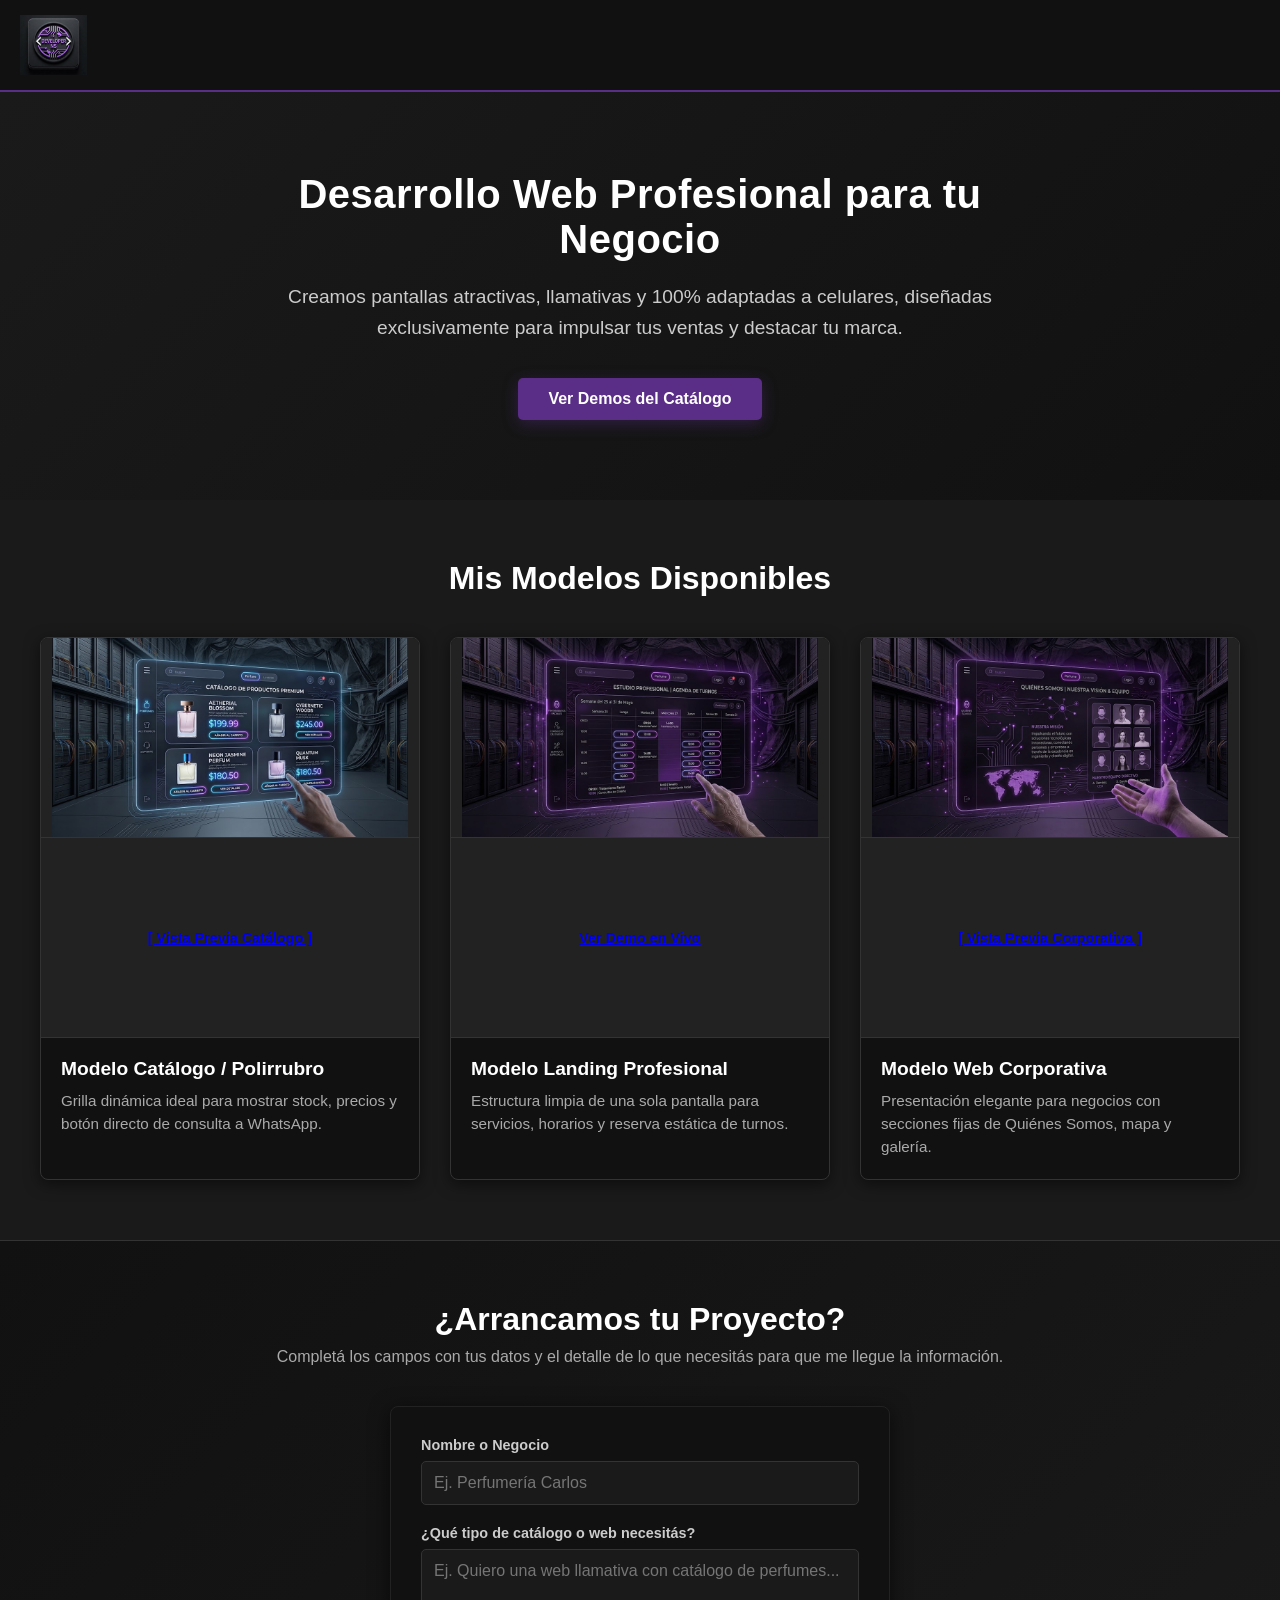
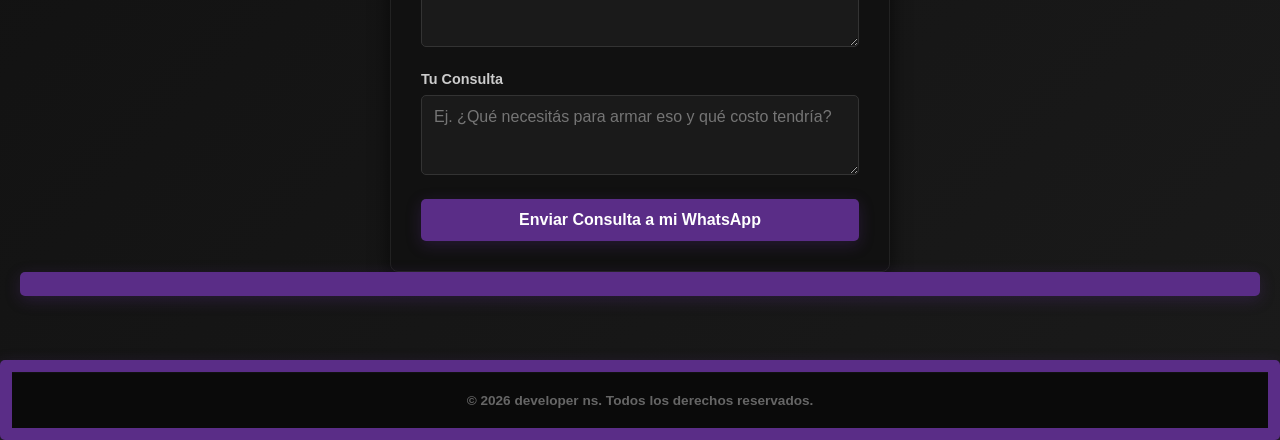
<file: index.html>
<!DOCTYPE html>
<html lang="es">
<head>
    <meta charset="UTF-8">
    <meta name="viewport" content="width=device-width, initial-scale=1.0">
    <title>Developer NS - Portfolio Visual</title>
    <link rel="stylesheet" href="style.css">
</head>
<body>

    <header>
        <img src="logo.png" alt="Logo Developer NS" class="logo">
    </header>

    <!-- El resto del contenido del demo va a ir aca abajo -->
<section id="welcome-section">
    <div class="welcome-contenedor">
        <h1>Desarrollo Web Profesional para tu Negocio</h1>
        <p>Creamos pantallas atractivas, llamativas y 100% adaptadas a celulares, diseñadas exclusivamente para impulsar tus ventas y destacar tu marca.</p>
        <a href="#projects" class="btn-bienvenida">Ver Demos del Catálogo</a>
    </div>
</section>
<!-- Bloque 3: Grilla de Proyectos -->
<section id="projects">
    <h2 class="projects-title">Mis Modelos Disponibles</h2>
    
    <div class="projects-grid">
        <!-- Tarjeta 1: Catálogo Digital -->
        <div class="project-tile">
            <img src="img/Modelo Catálogo  Polirrubro.png" alt="Vista Previa Catálogo" class="project-img">
            <div class="project-img-placeholder">
                 <a href="demos/catalogo de perfumes/index.html">[ Vista Previa Catálogo ]</a>
            </div>
            <div class="project-info">
                <h3>Modelo Catálogo / Polirrubro</h3>
                <p>Grilla dinámica ideal para mostrar stock, precios y botón directo de consulta a WhatsApp.</p>
            </div>
        </div>

        <!-- Tarjeta 2: Landing Page -->
        <div class="project-tile">
            <img src="img/Modelo Landing Profesional.png" alt="Vista Previa Landing" class="project-img">
            <div class="project-img-placeholder">
                <!-- Buscá el enlace de la tarjeta 2 y dejalo configurado así -->
<a href="demos/landing profesiona/index.html" class="tu-boton-violeta">Ver Demo en Vivo</a>

            </div>
            <div class="project-info">
                <h3>Modelo Landing Profesional</h3>
                <p>Estructura limpia de una sola pantalla para servicios, horarios y reserva estática de turnos.</p>
            </div>
        </div>

        <!-- Tarjeta 3: Web Institucional -->
        <div class="project-tile">
            <img src="img/Modelo Web Corporativa.png" alt="Vista Previa Institucional" class="project-img">
            <div class="project-img-placeholder">
                <a href="demos/web corporativa/index.html">[ Vista Previa Corporativa ]</a>
            </div>
            <div class="project-info">
                <h3>Modelo Web Corporativa</h3>
                <p>Presentación elegante para negocios con secciones fijas de Quiénes Somos, mapa y galería.</p>
            </div>
        </div>
    </div>
</section>
<!-- Bloque 4: Formulario de contacto enviado por WhatsApp -->
<section id="contact">
    <h2 class="contact-title">¿Arrancamos tu Proyecto?</h2>
    <p class="contact-subtitle">Completá los campos con tus datos y el detalle de lo que necesitás para que me llegue la información.</p>
    
    <div class="form-contenedor">
        <!-- REEMPLAZÁ 'tu-mail-de-trabajo@gmail.com' por tu correo real -->
        <form action="https://formspree.io" method="POST">
            
            <div class="grupo-input">
                <label for="cliente-nombre">Nombre o Negocio</label>
                <!-- Acá el cliente SÍ puede escribir con su teclado -->
                <input type="text" name="Nombre_Negocio" id="cliente-nombre" placeholder="Ej. Perfumería Carlos" required>
            </div>
            
            <div class="grupo-input">
                <label for="cliente-mensaje">¿Qué tipo de catálogo o web necesitás?</label>
                <!-- Acá también escribe libremente -->
                <textarea name="Detalle_Proyecto" id="cliente-mensaje" rows="4" placeholder="Ej. Quiero una web llamativa con catálogo de perfumes..." required></textarea>
            </div>
            
            <div class="grupo-input">
                <label for="cliente-consulta">Tu Consulta</label>
                <textarea name="Consulta" id="cliente-consulta" rows="3" placeholder="Ej. ¿Qué necesitás para armar eso y qué costo tendría?" required></textarea>
            </div>
            
             <!-- LA SOLUCIÓN EN HTML PURO: El enlace directo usando href con tu número -->
        <!-- REEMPLAZÁ '5491123456789' por tu número real de trabajo (sin el 15 y sin el 0) -->
        <a href="https://wa.me/5491162035909?text=Hola%20Developer%20NS,%20quiero%20una%20web%20llamativa%20con%20catálogo%20de%20perfumes.%20¿Qué%20necesitás%20para%20armar%20eso%20y%20cuál%20sería%20el%20costo?" 
           class="btn-enviar" 
           target="_blank" 
           style="display: inline-block; text-decoration: none; text-align: center;">
            Enviar Consulta a mi WhatsApp
            </button>
        </form>
    </div>
</section>


<!-- Footer de Cierre -->
<footer>
    <p>&copy; 2026 developer ns. Todos los derechos reservados.</p>
</footer>

<script>
    const contactForm = document.querySelector("#contact-form");

    contactForm.addEventListener("submit", (event) => {
        event.preventDefault();

        const formData = new FormData(contactForm);
        const message = [
            "Hola Developer NS, quiero consultar por un proyecto web.",
            "",
            `Nombre o negocio: ${formData.get("Nombre_Negocio").trim()}`,
            `Tipo de web o catálogo: ${formData.get("Detalle_Proyecto").trim()}`,
            `Consulta: ${formData.get("Consulta").trim()}`
        ].join("\n");

        const whatsappUrl = `https://wa.me/5491162035909?text=${encodeURIComponent(message)}`;
        window.open(whatsappUrl, "_blank", "noopener,noreferrer");
    });
</script>

</body>
</html>
</file>
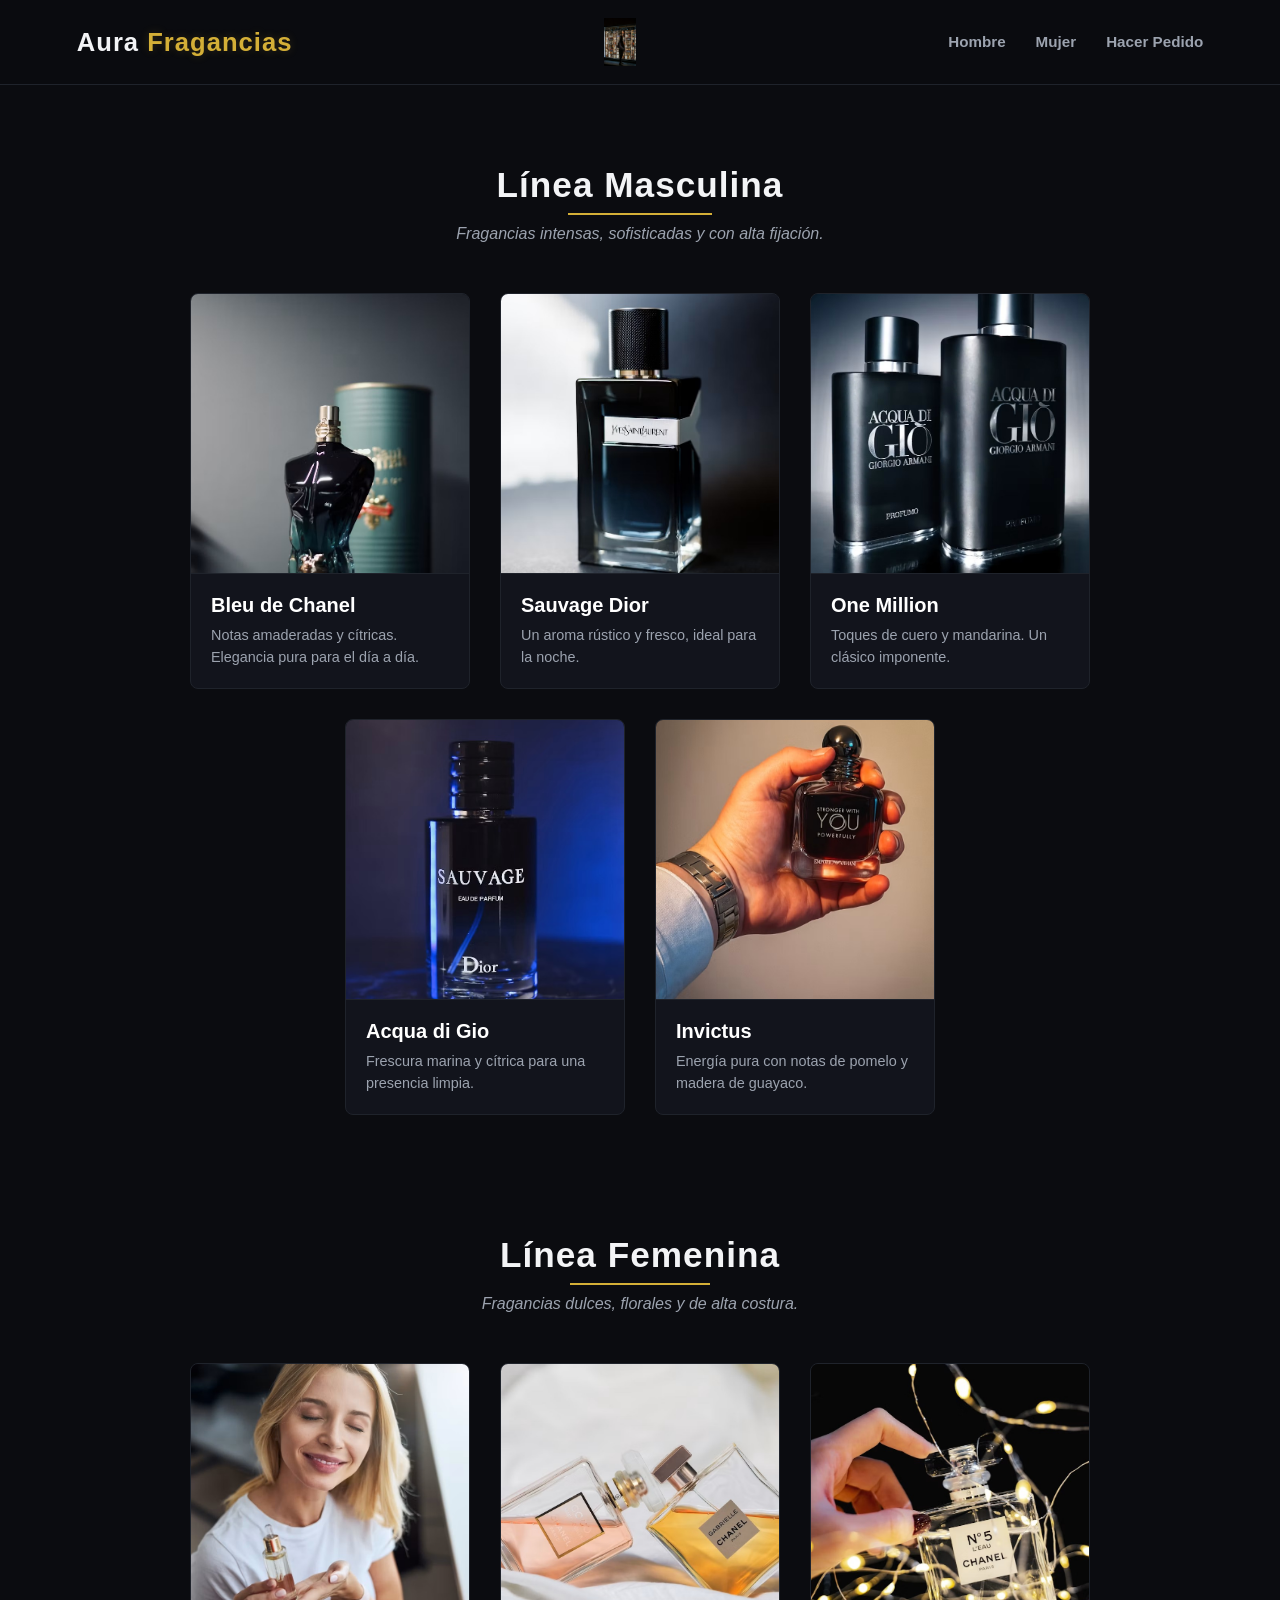
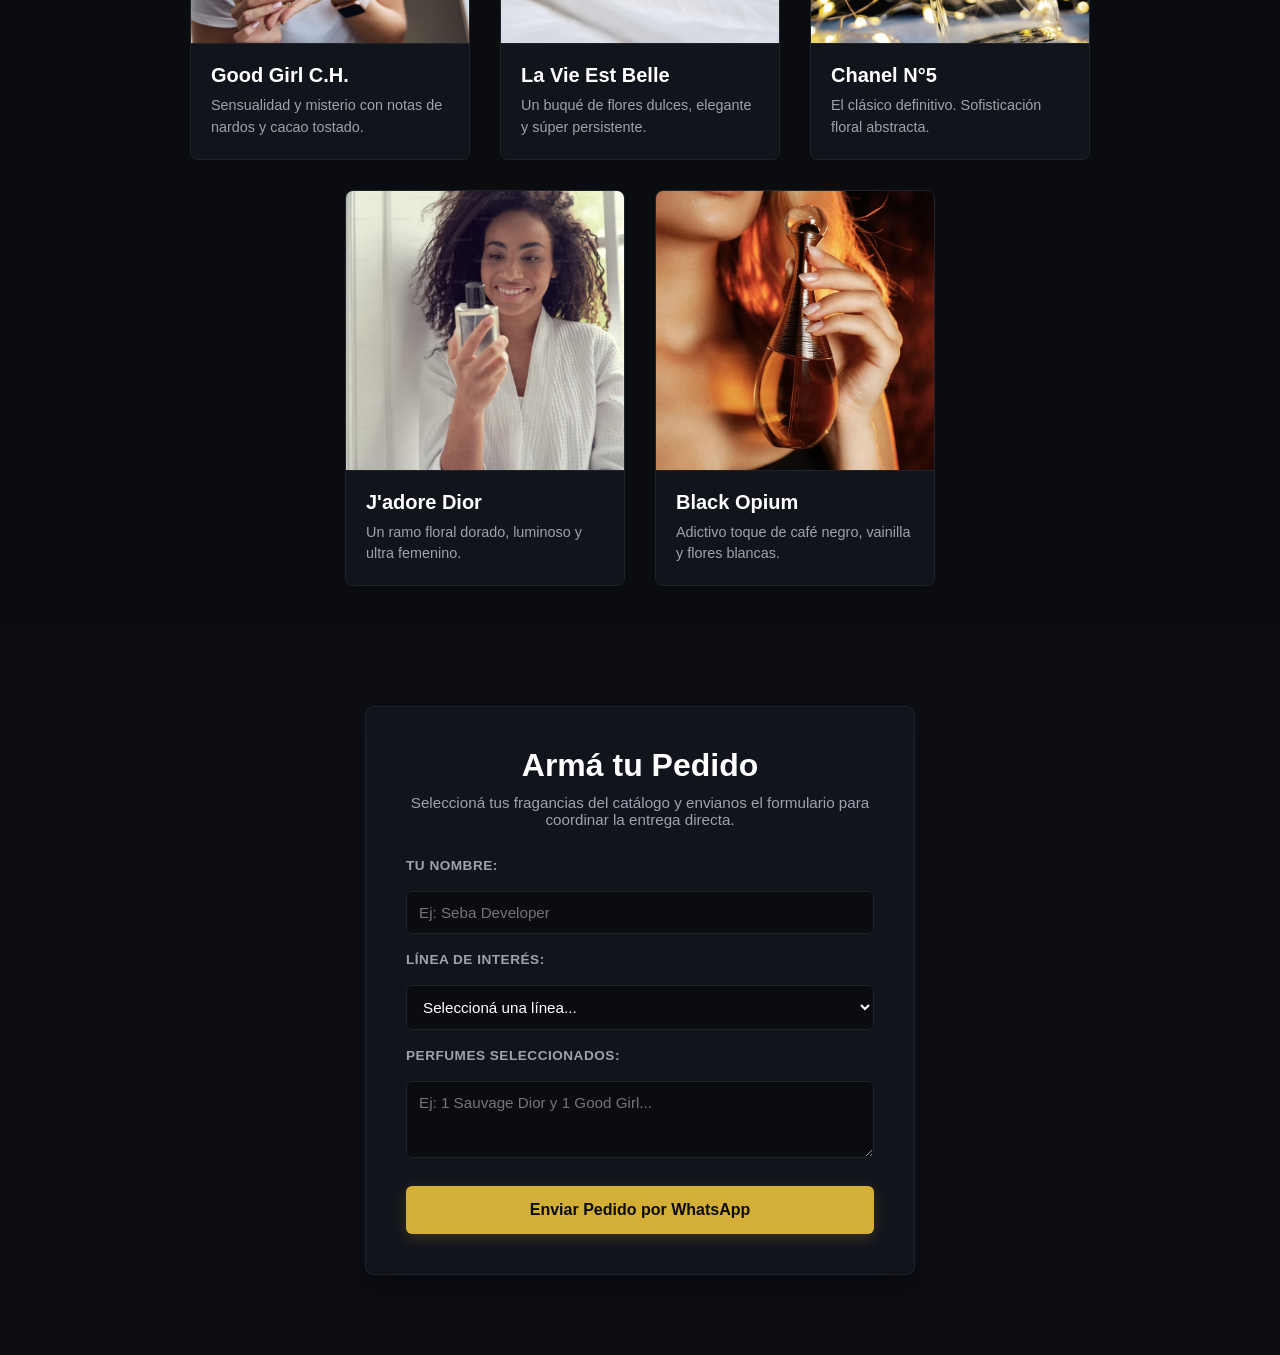
<file: demos/catalogo de perfumes/index.html>
<!DOCTYPE html>
<html lang="es">
<head>
  <meta charset="UTF-8">
  <meta name="viewport" content="width=device-width, initial-scale=1.0">
  <title>Aura Fragancias - Catálogo Digital</title>
  <link rel="stylesheet" href="style.css">
</head>
<body>

  <!-- 1. ENCABEZADO (Logo Dorado Elegant) -->
  <header class="navbar">
    <div class="logo">Aura <span>Fragancias</span></div>
    <img src="logo.png" alt="Logo Aura" class="logo-img">
    <nav>
      <ul>
        <li><a href="#hombre">Hombre</a></li>
        <li><a href="#mujer">Mujer</a></li>
        <li><a href="#pedido">Hacer Pedido</a></li>
      </ul>
    </nav>
  </header>

  <!-- 2. CATEGORÍA: FRAGANCIAS MASCULINAS (5 Tarjetas) -->
  <section id="hombre" class="catalog-section">
    <h2>Línea Masculina</h2>
    <p class="subtitle">Fragancias intensas, sofisticadas y con alta fijación.</p>
    
    <div class="products-grid">
      <div class="product-card">
        <img src="img/hombre 1.png" alt="Fragancia Masculina 1">
        <h3>Bleu de Chanel</h3>
        <p>Notas amaderadas y cítricas. Elegancia pura para el día a día.</p>
      </div>
      <div class="product-card">
        <img src="img/hombre 2.png" alt="Fragancia Masculina 2">
        <h3>Sauvage Dior</h3>
        <p>Un aroma rústico y fresco, ideal para la noche.</p>
      </div>
      <div class="product-card">
        <img src="img/hombre 3.png" alt="Fragancia Masculina 3">
        <h3>One Million</h3>
        <p>Toques de cuero y mandarina. Un clásico imponente.</p>
      </div>
      <div class="product-card">
        <img src="img/hombre 4.png" alt="Fragancia Masculina 4">
        <h3>Acqua di Gio</h3>
        <p>Frescura marina y cítrica para una presencia limpia.</p>
      </div>
      <div class="product-card">
        <img src="img/hombre 5.png" alt="Fragancia Masculina 5">
        <h3>Invictus</h3>
        <p>Energía pura con notas de pomelo y madera de guayaco.</p>
      </div>
    </div>
  </section>

  <!-- 3. CATEGORÍA: FRAGANCIAS FEMENINAS (5 Tarjetas) -->
  <section id="mujer" class="catalog-section">
    <h2>Línea Femenina</h2>
    <p class="subtitle">Fragancias dulces, florales y de alta costura.</p>
    
    <div class="products-grid">
      <div class="product-card">
        <img src="img/mujer 1.png" alt="Fragancia Femenina 1">
        <h3>Good Girl C.H.</h3>
        <p>Sensualidad y misterio con notas de nardos y cacao tostado.</p>
      </div>
      <div class="product-card">
        <img src="img/mujer 2.png" alt="Fragancia Femenina 2">
        <h3>La Vie Est Belle</h3>
        <p>Un buqué de flores dulces, elegante y súper persistente.</p>
      </div>
      <div class="product-card">
        <img src="img/mujer 3.png" alt="Fragancia Femenina 3">
        <h3>Chanel N°5</h3>
        <p>El clásico definitivo. Sofisticación floral abstracta.</p>
      </div>
      <div class="product-card">
        <img src="img/mujer 4.png" alt="Fragancia Femenina 4">
        <h3>J'adore Dior</h3>
        <p>Un ramo floral dorado, luminoso y ultra femenino.</p>
      </div>
      <div class="product-card">
        <img src="img/mujer 5.png" alt="Fragancia Femenina 5">
        <h3>Black Opium</h3>
        <p>Adictivo toque de café negro, vainilla y flores blancas.</p>
      </div>
    </div>
  </section>

  <!-- 4. SECCIÓN PEDIDO (Formulario a WhatsApp) -->
  <section id="pedido" class="order-section">
    <div class="order-box">
      <h2>Armá tu Pedido</h2>
      <p>Seleccioná tus fragancias del catálogo y envianos el formulario para coordinar la entrega directa.</p>
      
      <form class="whatsapp-form">
        <label for="cliente">Tu Nombre:</label>
        <input type="text" id="cliente" required placeholder="Ej: Seba Developer">

        <label for="linea">Línea de Interés:</label>
        <select id="linea" required>
          <option value="" disabled selected>Seleccioná una línea...</option>
          <option value="Fragancias Masculinas">Fragancias Masculinas</option>
          <option value="Fragancias Femeninas">Fragancias Femeninas</option>
          <option value="Ambas Líneas">Quiero de Ambas Líneas</option>
        </select>

        <label for="detalle">Perfumes Seleccionados:</label>
        <textarea id="detalle" rows="3" required placeholder="Ej: 1 Sauvage Dior y 1 Good Girl..."></textarea>

        <button type="submit" class="btn-submit">Enviar Pedido por WhatsApp</button>
      </form>
    </div>
  </section>

</body>
</html>
</file>
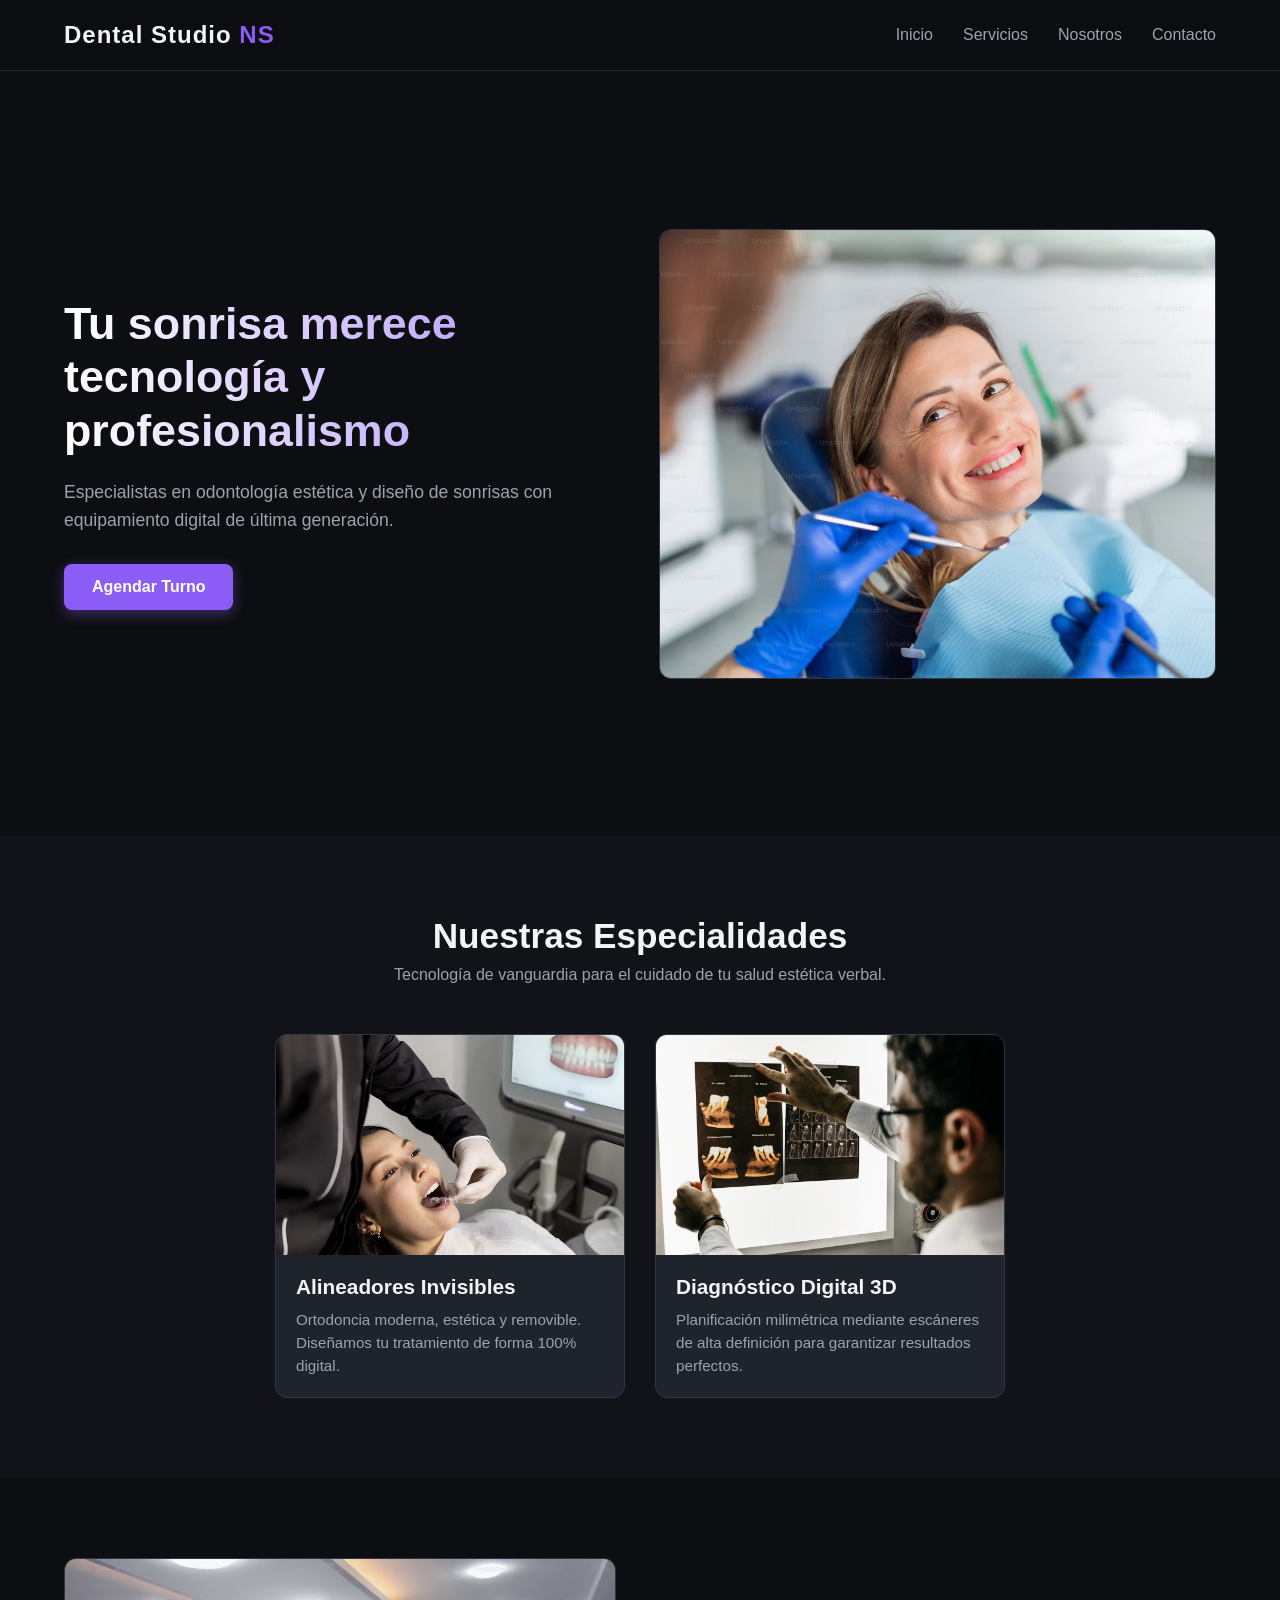
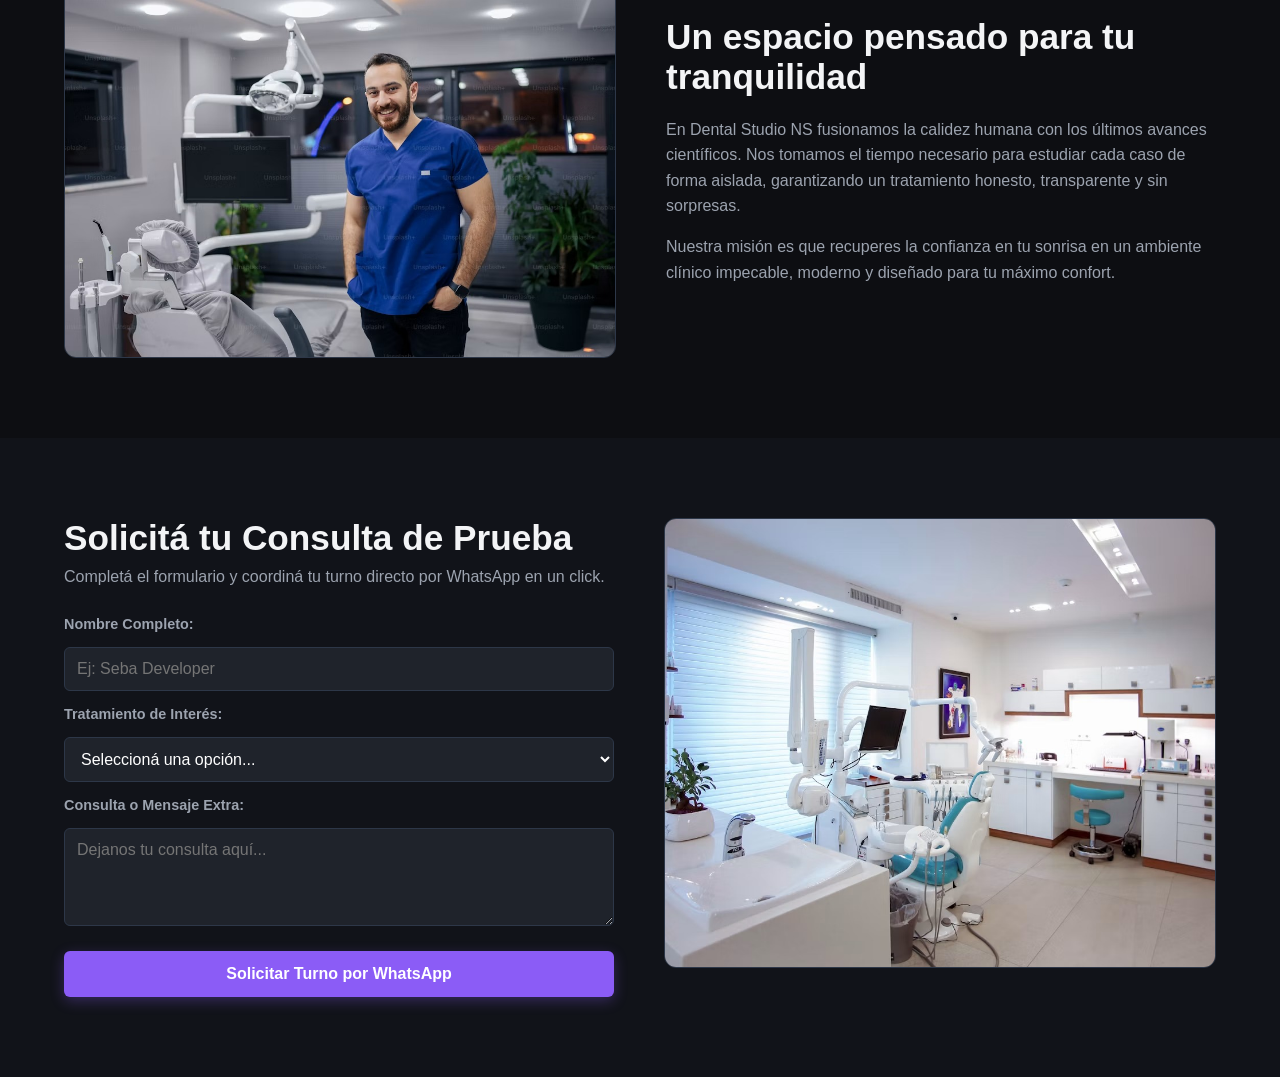
<file: demos/landing profesiona/index.html>
<!DOCTYPE html>
<html lang="es">
<head>
  <meta charset="UTF-8">
  <meta name="viewport" content="width=device-width, initial-scale=1.0">
  <title>Dental Studio NS - Odontología Estética</title>
  <link rel="stylesheet" href="style.css">
</head>
<body>

  <!-- 1. ENCABEZADO (Menú de Navegación) -->
  <header class="navbar">
    <div class="logo">Dental Studio <span>NS</span></div>
    <nav>
      <ul>
        <li><a href="#inicio">Inicio</a></li>
        <li><a href="#servicios">Servicios</a></li>
        <li><a href="#nosotros">Nosotros</a></li>
        <li><a href="#contacto">Contacto</a></li>
      </ul>
    </nav>
  </header>

  <!-- 2. SECCIÓN INICIO (Hero con foto de portada) -->
  <section id="inicio" class="hero-section">
    <div class="hero-content">
      <h1>Tu sonrisa merece tecnología y profesionalismo</h1>
      <p>Especialistas en odontología estética y diseño de sonrisas con equipamiento digital de última generación.</p>
      <a href="#contacto" class="btn-primary">Agendar Turno</a>
    </div>
    <div class="hero-img-container">
      <img src="img/hero.png" alt="Paciente sonriendo en Dental Studio NS">
    </div>
  </section>

  <!-- 3. SECCIÓN SERVICIOS (Las Tarjetas de Especialidades) -->
  <section id="servicios" class="services-section">
    <h2>Nuestras Especialidades</h2>
    <p class="subtitle">Tecnología de vanguardia para el cuidado de tu salud estética verbal.</p>
    
    <div class="services-grid">
      <!-- Tarjeta 1: Ortodoncia Invisible -->
      <div class="service-card">
        <img src="img/servicio de ortodoncia.png" alt="Tratamiento de Ortodoncia Invisible">
        <h3>Alineadores Invisibles</h3>
        <p>Ortodoncia moderna, estética y removible. Diseñamos tu tratamiento de forma 100% digital.</p>
      </div>

      <!-- Tarjeta 2: Diagnóstico Digital -->
      <div class="service-card">
        <img src="img/servicio de diagnostico.png" alt="Escáner y Diagnóstico Digital 3D">
        <h3>Diagnóstico Digital 3D</h3>
        <p>Planificación milimétrica mediante escáneres de alta definición para garantizar resultados perfectos.</p>
      </div>
    </div>
  </section>

  <!-- 4. SECCIÓN NOSOTROS (Confianza y Trayectoria) -->
  <section id="nosotros" class="about-section">
    <div class="about-grid">
      <div class="about-img">
        <img src="img/odontologo.png" alt="Odontólogo Especialista de Dental Studio NS">
      </div>
      <div class="about-text">
        <h2>Un espacio pensado para tu tranquilidad</h2>
        <p>En Dental Studio NS fusionamos la calidez humana con los últimos avances científicos. Nos tomamos el tiempo necesario para estudiar cada caso de forma aislada, garantizando un tratamiento honesto, transparente y sin sorpresas.</p>
        <p>Nuestra misión es que recuperes la confianza en tu sonrisa en un ambiente clínico impecable, moderno y diseñado para tu máximo confort.</p>
      </div>
    </div>
  </section>

  <!-- 5. SECCIÓN CONTACTO (Formulario integrado a WhatsApp) -->
  <section id="contacto" class="contact-section">
    <div class="contact-grid">
      <div class="contact-form-container">
        <h2>Solicitá tu Consulta de Prueba</h2>
        <p>Completá el formulario y coordiná tu turno directo por WhatsApp en un click.</p>
        
        <form action="#" class="contact-form">
          <label for="nombre">Nombre Completo:</label>
          <input type="text" id="nombre" required placeholder="Ej: Seba Developer">

          <label for="servicio">Tratamiento de Interés:</label>
          <select id="servicio" required>
            <option value="" disabled selected>Seleccioná una opción...</option>
            <option value="Alineadores Invisibles">Alineadores Invisibles</option>
            <option value="Diagnostico Digital 3D">Diagnóstico Digital 3D</option>
            <option value="Consulta Estética General">Consulta Estética General</option>
          </select>

          <label for="mensaje">Consulta o Mensaje Extra:</label>
          <textarea id="mensaje" rows="4" placeholder="Dejanos tu consulta aquí..."></textarea>

          <button type="submit" class="btn-submit">Solicitar Turno por WhatsApp</button>
        </form>
      </div>
      <div class="contact-bg-img">
        <img src="img/consultorio .png" alt="Instalaciones de Dental Studio NS">
      </div>
    </div>
  </section>

</body>
</html>
</file>
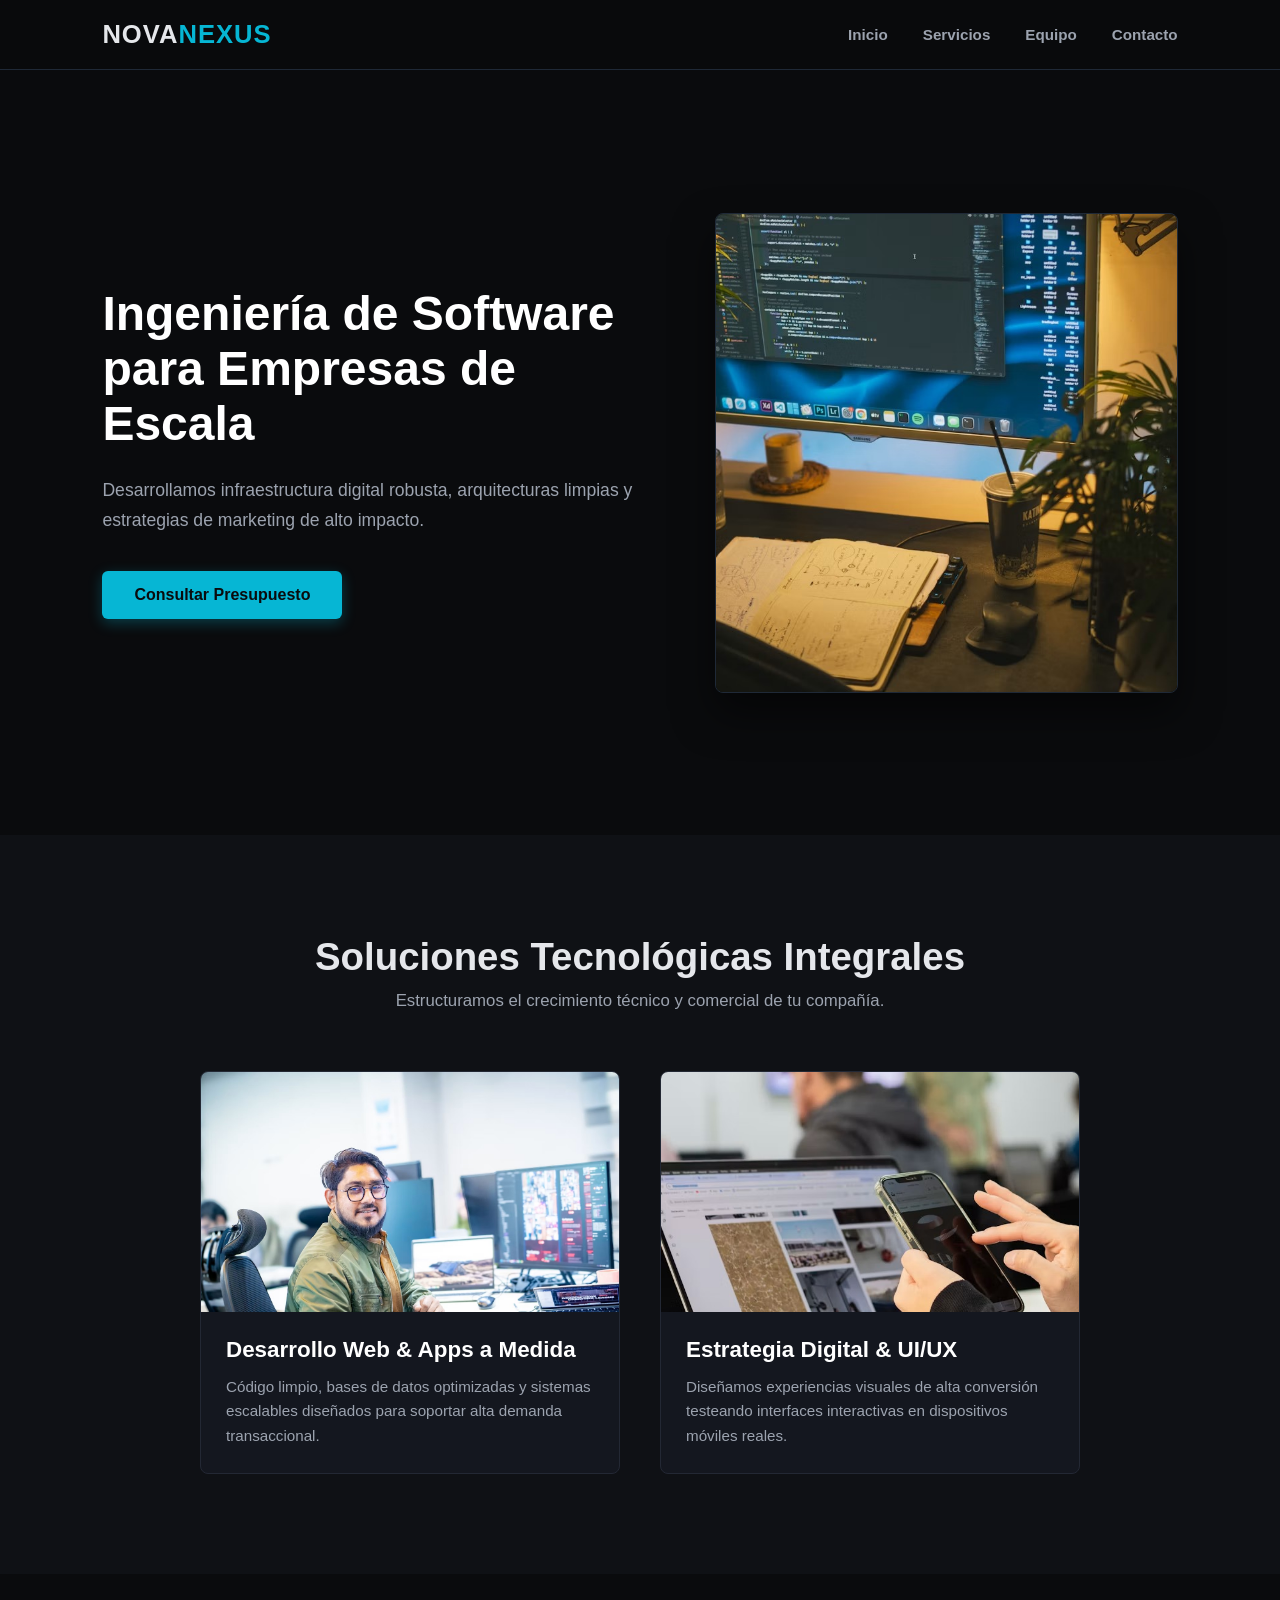
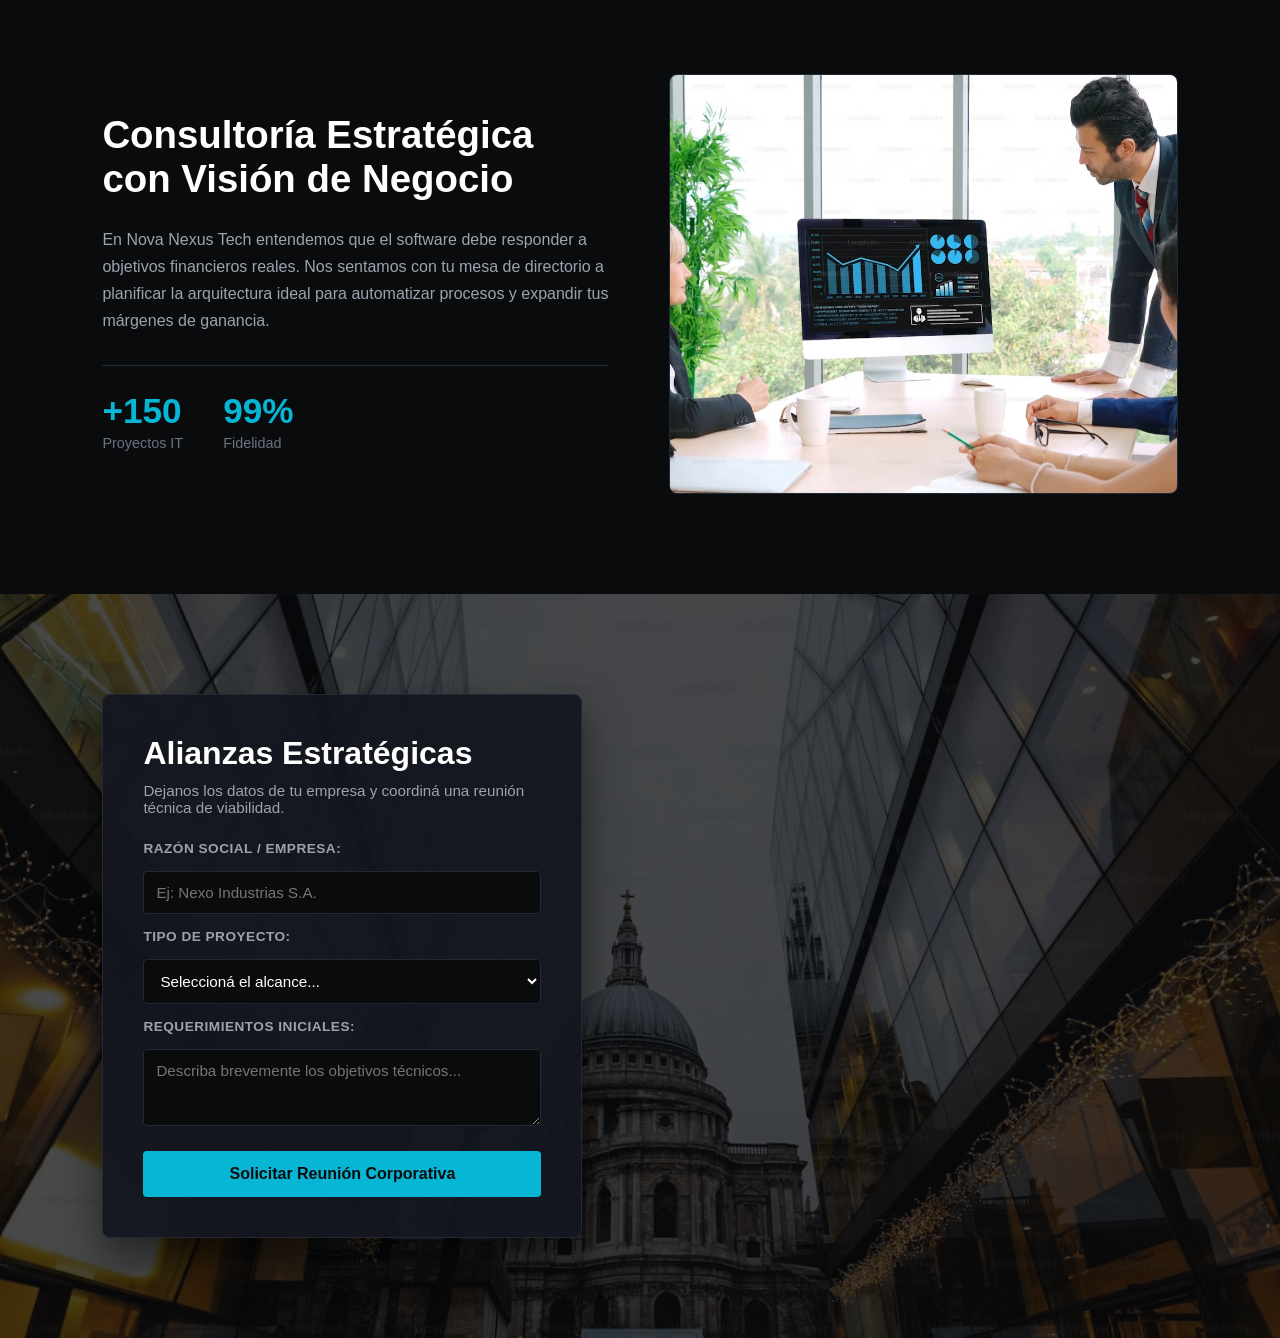
<file: demos/web corporativa/index.html>
<!DOCTYPE html>
<html lang="es">
<head>
  <meta charset="UTF-8">
  <meta name="viewport" content="width=device-width, initial-scale=1.0">
  <title>Nova Nexus Tech - Soluciones Corporativas</title>
  <link rel="stylesheet" href="style.css">
</head>
<body>

  <!-- 1. NAVBAR CORPORATIVA -->
  <header class="navbar">
    <div class="logo">Nova<span>Nexus</span></div>
    <nav>
      <ul>
        <li><a href="#inicio">Inicio</a></li>
        <li><a href="#servicios">Servicios</a></li>
        <li><a href="#equipo">Equipo</a></li>
        <li><a href="#contacto">Contacto</a></li>
      </ul>
    </nav>
  </header>

  <!-- 2. HERO SECTION (La oficina de trinchera) -->
  <section id="inicio" class="hero-section">
    <div class="hero-content">
      <h1>Ingeniería de Software para Empresas de Escala</h1>
      <p>Desarrollamos infraestructura digital robusta, arquitecturas limpias y estrategias de marketing de alto impacto.</p>
      <a href="#contacto" class="btn-primary">Consultar Presupuesto</a>
    </div>
    <div class="hero-img-container">
      <img src="img/servicio codigo.png" alt="Estación de desarrollo de software en Nova Nexus Tech">
    </div>
  </section>

  <!-- 3. SERVICES SECTION (Las dos tarjetas de servicios) -->
  <section id="servicios" class="services-section">
    <h2>Soluciones Tecnológicas Integrales</h2>
    <p class="subtitle">Estructuramos el crecimiento técnico y comercial de tu compañía.</p>
    
    <div class="services-grid">
      <!-- Servicio 1: Desarrollo -->
      <div class="service-card">
        <div class="card-img-wrapper">
          <img src="img/agencia team.png" alt="Equipo de programadores escribiendo código">
        </div>
        <h3>Desarrollo Web & Apps a Medida</h3>
        <p>Código limpio, bases de datos optimizadas y sistemas escalables diseñados para soportar alta demanda transaccional.</p>
      </div>

      <!-- Servicio 2: Diseño y Marketing -->
      <div class="service-card">
        <div class="card-img-wrapper">
          <img src="img/servicio diseno.png" alt="Diseño de interfaces UI/UX móviles">
        </div>
        <h3>Estrategia Digital & UI/UX</h3>
        <p>Diseñamos experiencias visuales de alta conversión testeando interfaces interactivas en dispositivos móviles reales.</p>
      </div>
    </div>
  </section>

  <!-- 4. TEAM SECTION (La reunión formal) -->
  <section id="equipo" class="team-section">
    <div class="team-grid">
      <div class="team-text">
        <h2>Consultoría Estratégica con Visión de Negocio</h2>
        <p>En Nova Nexus Tech entendemos que el software debe responder a objetivos financieros reales. Nos sentamos con tu mesa de directorio a planificar la arquitectura ideal para automatizar procesos y expandir tus márgenes de ganancia.</p>
        <div class="metrics-box">
          <div class="metric-item"><h3>+150</h3><p>Proyectos IT</p></div>
          <div class="metric-item"><h3>99%</h3><p>Fidelidad</p></div>
        </div>
      </div>
      <div class="team-img">
        <img src="img/agencia reunion.png" alt="Reunión de directorio analizando métricas de software">
      </div>
    </div>
  </section>

  <!-- 5. CONTACT SECTION (Catedral de San Pablo y Vidrios) -->
  <section id="contacto" class="contact-section">
    <div class="contact-container">
      <div class="contact-box">
        <h2>Alianzas Estratégicas</h2>
        <p>Dejanos los datos de tu empresa y coordiná una reunión técnica de viabilidad.</p>
        
        <form class="corporate-form">
          <label for="empresa">Razón Social / Empresa:</label>
          <input type="text" id="empresa" required placeholder="Ej: Nexo Industrias S.A.">

          <label for="alcance">Tipo de Proyecto:</label>
          <select id="alcance" required>
            <option value="" disabled selected>Seleccioná el alcance...</option>
            <option value="Desarrollo e Infraestructura">Desarrollo Web & Infraestructura IT</option>
            <option value="Consultoria y Diseño">Consultoría Estratégica UI/UX</option>
          </select>

          <label for="detalles">Requerimientos Iniciales:</label>
          <textarea id="detalles" rows="3" placeholder="Describa brevemente los objetivos técnicos..."></textarea>

          <button type="submit" class="btn-submit">Solicitar Reunión Corporativa</button>
        </form>
      </div>
    </div>
    <div class="contact-bg">
      <img src="img/agencia contacto.png" alt="Edificios corporativos e institucionales de Nova Nexus Tech">
    </div>
  </section>

</body>
</html>
</file>
<file: style.css>
/* 1. Reseteo de fábrica (Para que nada se desfase) */
* {
    margin: 0;
    padding: 0;
    box-sizing: border-box;
    font-family: 'Segoe UI', Tahoma, Geneva, Verdana, sans-serif;
}

/* 2. El cuerpo de la página (Fondo oscuro tipo búnker) */
body {
    background-color: #1a1a1a; /* Un gris oscuro mate muy elegante */
    color: #ffffff;
}

/* 3. El Encabezado (Donde va a flotar el logo) */
header {
    background-color: #111111; /* Un negro más profundo para hacer contraste */
    padding: 15px 20px;
    display: flex;
    align-items: center;
    justify-content: flex-start; /* Alinea el logo a la izquierda */
    border-bottom: 2px solid #5a2d87; /* Una sutil línea morada como la del logo */
    box-shadow: 0 4px 10px rgba(0, 0, 0, 0.3);
}

/* 4. El control quirúrgico del Logo (Para que no se vuela enorme) */
.logo {
    height: 60px; /* Le fijamos una altura prolija */
    width: auto;  /* Mantiene la proporción perfecta sin deformarse */
    object-fit: contain;
    transition: transform 0.3s ease;
}

/* Efecto sutil al pasar el mouse por arriba */
.logo:hover {
    transform: scale(1.05); 
}
/* 5. Sección de Bienvenida */
#welcome-section {
    padding: 80px 20px;
    text-align: center;
    background: linear-gradient(135deg, #1a1a1a 0%, #111111 100%);
}

.welcome-contenedor {
    max-width: 800px;
    margin: 0 auto;
}

#welcome-section h1 {
    font-size: 2.5rem;
    font-weight: bold;
    margin-bottom: 20px;
    color: #ffffff;
    letter-spacing: 0.5px;
}

#welcome-section p {
    font-size: 1.2rem;
    color: #cccccc;
    margin-bottom: 35px;
    line-height: 1.6;
}

/* El botón principal de llamada a la acción */
.btn-bienvenida {
    display: inline-block;
    padding: 12px 30px;
    background-color: #5a2d87; /* Morado haciendo juego con el circuito */
    color: #ffffff;
    text-decoration: none;
    font-weight: bold;
    border-radius: 5px;
    box-shadow: 0 4px 15px rgba(90, 45, 135, 0.4);
    transition: all 0.3s ease;
}

.btn-bienvenida:hover {
    background-color: #7038a6;
    transform: translateY(-3px); /* Efecto de flotado sutil */
    box-shadow: 0 6px 20px rgba(90, 45, 135, 0.6);
}
/* 6. Grilla de Proyectos */
#projects {
    padding: 60px 20px;
    background-color: #1a1a1a;
    text-align: center;
}

.projects-title {
    font-size: 2rem;
    margin-bottom: 40px;
    color: #ffffff;
    position: relative;
}

/* La magia de la grilla responsiva automática */
.projects-grid {
    display: grid;
    grid-template-columns: repeat(auto-fit, minmax(280px, 1fr));
    gap: 30px;
    max-width: 1200px;
    margin: 0 auto;
}

/* Cada tarjeta individual */
.project-tile {
    background-color: #111111;
    border: 1px solid #333333;
    border-radius: 8px;
    overflow: hidden;
    box-shadow: 0 4px 15px rgba(0, 0, 0, 0.5);
    transition: transform 0.3s ease, border-color 0.3s ease;
}

.project-tile:hover {
    transform: translateY(-5px);
    border-color: #5a2d87; /* Resalta en morado al pasar el mouse */
}

/* Caja gris temporal para simular las fotos de los demos */
.project-img-placeholder {
    width: 100%;
    height: 200px;
    background-color: #222222;
    display: flex;
    align-items: center;
    justify-content: center;
    color: #888888;
    font-weight: bold;
    font-size: 0.9rem;
    border-bottom: 1px solid #333333;
}

.project-img {
    display: block;
    width: 100%;
    height: 200px;
    object-fit: contain;
    background-color: #222222;
    border-bottom: 1px solid #333333;
}

.project-info {
    padding: 20px;
    text-align: left;
}

.project-info h3 {
    font-size: 1.2rem;
    color: #ffffff;
    margin-bottom: 10px;
}

.project-info p {
    font-size: 0.95rem;
    color: #aaaaaa;
    line-height: 1.5;
}
/* 7. Sección de Contacto */
#contact {
    padding: 60px 20px;
    background: linear-gradient(135deg, #111111 0%, #1a1a1a 100%);
    text-align: center;
    border-top: 1px solid #333333;
}

.contact-title {
    font-size: 2rem;
    color: #ffffff;
    margin-bottom: 10px;
}

.contact-subtitle {
    font-size: 1rem;
    color: #aaaaaa;
    margin-bottom: 40px;
}

.form-contenedor {
    max-width: 500px;
    margin: 0 auto;
    background-color: #111111;
    padding: 30px;
    border-radius: 8px;
    border: 1px solid #222222;
    box-shadow: 0 4px 20px rgba(0, 0, 0, 0.6);
}

.grupo-input {
    margin-bottom: 20px;
    text-align: left;
}

.grupo-input label {
    display: block;
    font-size: 0.9rem;
    color: #cccccc;
    margin-bottom: 8px;
    font-weight: bold;
}

/* Estilo para las cajas de texto e inputs */
.grupo-input input,
.grupo-input textarea {
    width: 100%;
    padding: 12px;
    background-color: #1a1a1a;
    border: 1px solid #333333;
    border-radius: 5px;
    color: #ffffff;
    font-size: 1rem;
    transition: border-color 0.3s ease;
}

.grupo-input input:focus,
.grupo-input textarea:focus {
    outline: none;
    border-color: #5a2d87; /* Brillo morado al hacer foco */
}

/* Botón de envío */
.btn-enviar {
    display: inline-block;
    width: 100%;
    padding: 12px;
    background-color: #5a2d87;
    color: #ffffff;
    border: none;
    border-radius: 5px;
    font-size: 1rem;
    font-weight: bold;
    cursor: pointer;
    box-shadow: 0 4px 15px rgba(90, 45, 135, 0.3);
    transition: all 0.3s ease;
}

.btn-enviar:hover {
    background-color: #7038a6;
    transform: translateY(-2px);
    box-shadow: 0 6px 20px rgba(90, 45, 135, 0.5);
}

/* 8. Footer Fijo */
footer {
    background-color: #0a0a0a;
    padding: 20px;
    text-align: center;
    border-top: 1px solid #111111;
}

footer p {
    font-size: 0.85rem;
    color: #666666;
}
/* Estilo del botón de enlace directo */
.btn-enviar {
    display: inline-block;
    width: 100%;
    padding: 12px;
    background-color: #5a2d87; /* El morado búnker que hace juego con tu logo */
    color: #ffffff;
    border-radius: 5px;
    font-size: 1rem;
    font-weight: bold;
    box-shadow: 0 4px 15px rgba(90, 45, 135, 0.3);
    transition: all 0.3s ease;
}

.btn-enviar:hover {
    background-color: #7038a6;
    transform: translateY(-2px);
    box-shadow: 0 6px 20px rgba(90, 45, 135, 0.5);
}

/* Accesibilidad y ajustes para pantallas pequeñas */
a:focus-visible {
    outline: 3px solid #c9a7ee;
    outline-offset: 4px;
}

@media (max-width: 600px) {
    header {
        justify-content: center;
    }

    #welcome-section {
        padding: 64px 20px;
    }

    #welcome-section h1 {
        font-size: clamp(2rem, 9vw, 2.5rem);
    }

    #welcome-section p {
        font-size: 1.05rem;
    }

    #projects,
    #contact {
        padding: 48px 18px;
    }

    .projects-grid {
        gap: 20px;
    }

    .form-contenedor {
        padding: 22px;
    }
}
</file>
<file: demos/catalogo de perfumes/style.css>
/* ==========================================================================
   1. RESETEO Y CONFIGURACIONES GENERALES (Fondo Elegante)
   ========================================================================== */
* {
  margin: 0;
  padding: 0;
  box-sizing: border-box;
  font-family: 'Segoe UI', Tahoma, Geneva, Verdana, sans-serif;
}

html {
  scroll-behavior: smooth;
}

body {
  background-color: #0b0c10; /* Fondo oscuro exclusivo */
  color: #f3f4f6;
  overflow-x: hidden;
}

img {
  width: 100%;
  height: 100%;
  object-fit: cover; /* Mantiene la proporción simétrica de los frascos */
  display: block;
}

/* ==========================================================================
   2. NAVBAR DE ALTA GAMA (Líneas finas y destello dorado)
   ========================================================================== */
.navbar {
  display: flex;
  justify-content: space-between;
  align-items: center;
  padding: 18px 6%;
  background-color: rgba(11, 12, 16, 0.98);
  border-bottom: 1px solid #1f232b;
  position: sticky;
  top: 0;
  z-index: 1000;
}

.logo {
  font-size: 1.6rem;
  font-weight: 700;
  letter-spacing: 1px;
}

.logo-img {
  width: 48px;
  height: 48px;
  flex: 0 0 48px;
  object-fit: contain;
}

.logo span {
  color: #d4af37; /* El dorado premium de Aura */
  text-shadow: 0 0 10px rgba(212, 175, 55, 0.2);
}

.navbar nav ul {
  display: flex;
  list-style: none;
  gap: 30px;
}

.navbar nav a {
  color: #9ca3af;
  text-decoration: none;
  font-weight: 600;
  font-size: 0.95rem;
  transition: color 0.3s ease;
}

.navbar nav a:hover {
  color: #d4af37;
}

/* ==========================================================================
   3. SECCIONES DE CATÁLOGO (Grilla Simétrica 5 y 5)
   ========================================================================== */
.catalog-section {
  padding: 80px 6% 40px 6%;
  text-align: center;
}

.catalog-section h2 {
  font-size: 2.2rem;
  font-weight: 700;
  letter-spacing: 1px;
  position: relative;
  display: inline-block;
  margin-bottom: 10px;
}

/* Detalle de línea fina dorada abajo de los títulos */
.catalog-section h2::after {
  content: '';
  display: block;
  width: 50%;
  height: 2px;
  background-color: #d4af37;
  margin: 8px auto 0 auto;
}

.subtitle {
  color: #9ca3af;
  margin-bottom: 50px;
  font-style: italic;
  font-size: 1rem;
}

.products-grid {
  display: flex;
  justify-content: center;
  gap: 30px;
  flex-wrap: wrap; /* Apila las tarjetas en pantallas chicas */
}

/* ==========================================================================
   4. TARJETAS DE PRODUCTO (Diseño Minimalista Premium)
   ========================================================================== */
.product-card {
  background-color: #12141c;
  border: 1px solid #1f232b;
  border-radius: 8px;
  width: 280px; /* Tamaño ideal para celulares y monitores grandes */
  overflow: hidden;
  text-align: left;
  transition: all 0.3s ease;
}

.product-card:hover {
  transform: translateY(-6px); /* Elevación elegante */
  border-color: #d4af37; /* Iluminación dorada al interactuar */
  box-shadow: 0 12px 24px rgba(0, 0, 0, 0.4);
}

.product-card img {
  height: 280px; /* Caja cuadrada perfecta para lucir los perfumes */
  border-bottom: 1px solid #1f232b;
  transition: opacity 0.3s ease;
}

.product-card:hover img {
  opacity: 0.9;
}

.product-card h3 {
  padding: 20px 20px 8px 20px;
  font-size: 1.25rem;
  color: #ffffff;
  font-weight: 600;
}

.product-card p {
  padding: 0 20px 20px 20px;
  color: #9ca3af;
  font-size: 0.9rem;
  line-height: 1.5;
}

/* ==========================================================================
   5. SECCIÓN PEDIDO (Formulario de Limpieza Comercial)
   ========================================================================== */
.order-section {
  padding: 80px 6%;
  background-color: #0d0e14; /* Sutil cambio de plano de fondo */
  display: flex;
  justify-content: center;
}

.order-box {
  background-color: #12141c;
  border: 1px solid #1f232b;
  padding: 40px;
  border-radius: 8px;
  width: 550px;
  box-shadow: 0 15px 30px rgba(0, 0, 0, 0.3);
  text-align: center;
}

.order-box h2 {
  font-size: 2rem;
  margin-bottom: 10px;
  color: #ffffff;
}

.order-box p {
  color: #9ca3af;
  margin-bottom: 30px;
  font-size: 0.95rem;
}

.whatsapp-form {
  display: flex;
  flex-direction: column;
  gap: 18px;
  text-align: left;
}

.whatsapp-form label {
  font-size: 0.85rem;
  font-weight: 700;
  color: #9ca3af;
  text-transform: uppercase;
  letter-spacing: 0.5px;
}

.whatsapp-form input,
.whatsapp-form select,
.whatsapp-form textarea {
  padding: 12px;
  background-color: #0b0c10;
  border: 1px solid #1f232b;
  border-radius: 6px;
  color: #ffffff;
  font-size: 0.95rem;
  transition: border-color 0.3s ease;
}

.whatsapp-form input:focus,
.whatsapp-form select:focus,
.whatsapp-form textarea:focus {
  outline: none;
  border-color: #d4af37; /* Foco dorado al escribir */
}

.btn-submit {
  padding: 15px;
  background-color: #d4af37;
  color: #0b0c10; /* Contraste oscuro para legibilidad total */
  border: none;
  border-radius: 6px;
  font-size: 1rem;
  font-weight: 700;
  cursor: pointer;
  box-shadow: 0 4px 14px rgba(212, 175, 55, 0.2);
  transition: all 0.3s ease;
  margin-top: 10px;
}

.btn-submit:hover {
  background-color: #f1c40f;
  transform: translateY(-1px);
}

/* ==========================================================================
   6. DISEÑO RESPONSIVO (Maquetación Móvil Impecable)
   ========================================================================== */
@media (max-width: 768px) {
  .navbar {
    flex-direction: column;
    gap: 15px;
    padding: 15px;
  }

  .navbar nav {
    width: 100%;
  }

  .navbar nav ul {
    justify-content: center;
    flex-wrap: wrap;
    gap: 10px 20px;
  }

  .catalog-section {
    padding: 60px 4% 20px 4%;
  }

  .order-box {
    width: 100%;
    padding: 25px 20px;
  }
  
  .products-grid {
    gap: 20px;
  }

  .product-card {
    width: 100%; /* Las tarjetas toman todo el ancho en el celular */
  }
}

@media (max-width: 480px) {
  .catalog-section h2 {
    font-size: 1.8rem;
  }

  .subtitle {
    margin-bottom: 32px;
    line-height: 1.5;
  }

  .product-card img {
    height: 220px;
  }

  .order-section {
    padding: 48px 5%;
  }

  .order-box h2 {
    font-size: 1.7rem;
  }

  .whatsapp-form input,
  .whatsapp-form select,
  .whatsapp-form textarea {
    width: 100%;
    min-width: 0;
  }

  .btn-submit {
    min-height: 48px;
  }
}
</file>
<file: demos/landing profesiona/style.css>
/* ==========================================================================
   1. RESETEO Y CONFIGURACIÓN GENERAL (La base sólida)
   ========================================================================== */
* {
  margin: 0;
  padding: 0;
  box-sizing: border-box;
  font-family: 'Segoe UI', Tahoma, Geneva, Verdana, sans-serif;
}

html {
  scroll-behavior: smooth; /* Deslizamiento suave al tocar el menú */
}

body {
  background-color: #0d0e12; /* Fondo oscuro profundo */
  color: #f3f4f6; /* Texto claro */
  overflow-x: hidden;
}

img {
  width: 100%;
  height: 100%;
  object-fit: cover; /* Recorta y encuadra la imagen sin deformarla */
  display: block;
}

/* ==========================================================================
   2. ENCABEZADO (Navbar estática y elegante)
   ========================================================================== */
.navbar {
  display: flex;
  justify-content: space-between;
  align-items: center;
  padding: 20px 5%;
  background-color: rgba(13, 14, 18, 0.95);
  border-bottom: 1px solid #1f2937;
  position: sticky;
  top: 0;
  z-index: 1000;
}

.logo {
  font-size: 1.5rem;
  font-weight: 700;
  letter-spacing: 1px;
}

.logo span {
  color: #8b5cf6; /* Detalle violeta con tus iniciales */
}

.navbar nav ul {
  display: flex;
  list-style: none;
  gap: 30px;
}

.navbar nav a {
  display: inline-block;
  padding: 6px 0;
  color: #9ca3af;
  text-decoration: none;
  font-weight: 500;
  transition: color 0.3s ease;
}

.navbar nav a:hover {
  color: #8b5cf6; /* Brillo violeta al pasar el mouse */
}

/* ==========================================================================
   3. SECCIÓN INICIO (Hero con impacto visual)
   ========================================================================== */
.hero-section {
  display: flex;
  min-height: 85vh;
  align-items: center;
  padding: 40px 5%;
  gap: 40px;
}

.hero-content {
  flex: 1;
}

.hero-content h1 {
  font-size: 2.8rem;
  line-height: 1.2;
  margin-bottom: 20px;
  background: linear-gradient(to right, #ffffff, #a78bfa);
  -webkit-background-clip: text;
  background-clip: text;
  -webkit-text-fill-color: transparent;
}

.hero-content p {
  color: #9ca3af;
  font-size: 1.1rem;
  margin-bottom: 30px;
  line-height: 1.6;
}

.btn-primary {
  display: inline-block;
  padding: 14px 28px;
  background-color: #8b5cf6;
  color: #ffffff;
  text-decoration: none;
  font-weight: 600;
  border-radius: 8px;
  box-shadow: 0 4px 14px rgba(139, 92, 246, 0.4);
  transition: all 0.3s ease;
}

.btn-primary:hover {
  background-color: #7c3aed;
  transform: translateY(-2px); /* Efecto sutil de elevación */
}

.hero-img-container {
  flex: 1;
  height: 450px;
  border-radius: 12px;
  overflow: hidden;
  border: 1px solid #2d3748;
}

/* ==========================================================================
   4. SECCIÓN SERVICIOS (Grilla de Tarjetas Interactivas)
   ========================================================================== */
.services-section {
  padding: 80px 5%;
  background-color: #111319; /* Variación sutil de fondo */
  text-align: center;
}

.services-section h2 {
  font-size: 2.2rem;
  margin-bottom: 10px;
}

.subtitle {
  color: #9ca3af;
  margin-bottom: 50px;
}

.services-grid {
  display: flex;
  justify-content: center;
  gap: 30px;
  flex-wrap: wrap;
}

.service-card {
  background-color: #1f232b;
  border: 1px solid #2d3748;
  border-radius: 12px;
  width: 350px;
  overflow: hidden;
  text-align: left;
  transition: all 0.3s ease;
}

.service-card:hover {
  transform: translateY(-5px);
  border-color: #8b5cf6; /* La tarjeta se ilumina al interactuar */
  box-shadow: 0 10px 20px rgba(0, 0, 0, 0.3);
}

.service-card img {
  height: 220px;
}

.service-card h3 {
  padding: 20px 20px 10px 20px;
  font-size: 1.3rem;
}

.service-card p {
  padding: 0 20px 20px 20px;
  color: #9ca3af;
  font-size: 0.95rem;
  line-height: 1.5;
}

/* ==========================================================================
   5. SECCIÓN NOSOTROS (Bloque Simétrico)
   ========================================================================== */
.about-section {
  padding: 80px 5%;
}

.about-grid {
  display: flex;
  align-items: center;
  gap: 50px;
}

.about-img {
  flex: 1;
  height: 400px;
  border-radius: 12px;
  overflow: hidden;
  border: 1px solid #2d3748;
}

.about-text {
  flex: 1;
}

.about-text h2 {
  font-size: 2.2rem;
  margin-bottom: 20px;
}

.about-text p {
  color: #9ca3af;
  line-height: 1.6;
  margin-bottom: 15px;
}

/* ==========================================================================
   6. SECCIÓN CONTACTO (Formulario Estético Premium)
   ========================================================================== */
.contact-section {
  padding: 80px 5%;
  background-color: #111319;
}

.contact-grid {
  display: flex;
  gap: 50px;
}

.contact-form-container {
  flex: 1;
}

.contact-form-container h2 {
  font-size: 2.2rem;
  margin-bottom: 10px;
}

.contact-form-container p {
  color: #9ca3af;
  margin-bottom: 30px;
}

.contact-form {
  display: flex;
  flex-direction: column;
  gap: 15px;
}

.contact-form label {
  font-size: 0.9rem;
  font-weight: 600;
  color: #9ca3af;
}

.contact-form input,
.contact-form select,
.contact-form textarea {
  width: 100%;
  min-width: 0;
  padding: 12px;
  background-color: #1f232b;
  border: 1px solid #2d3748;
  border-radius: 6px;
  color: #ffffff;
  font-size: 1rem;
  transition: border-color 0.3s ease;
}

.contact-form textarea {
  resize: vertical;
}

.contact-form input:focus,
.contact-form select:focus,
.contact-form textarea:focus {
  outline: none;
  border-color: #8b5cf6; /* Foco violeta al escribir */
}

.btn-submit {
  padding: 14px;
  background-color: #8b5cf6;
  color: #ffffff;
  border: none;
  border-radius: 6px;
  font-size: 1rem;
  font-weight: 600;
  cursor: pointer;
  box-shadow: 0 4px 14px rgba(139, 92, 246, 0.3);
  transition: all 0.3s ease;
  margin-top: 10px;
}

.btn-submit:hover {
  background-color: #7c3aed;
}

.contact-bg-img {
  flex: 1;
  height: 450px;
  border-radius: 12px;
  overflow: hidden;
  border: 1px solid #2d3748;
}

/* ==========================================================================
   7. DISEÑO RESPONSIVO (Adaptabilidad Celular)
   ========================================================================== */
@media (max-width: 968px) {
  .hero-section,
  .about-grid,
  .contact-grid {
    flex-direction: column; /* Apila los elementos en vertical */
    text-align: center;
  }

  .hero-img-container,
  .about-img,
  .contact-bg-img {
    width: 100%;
    height: 300px; /* Adapta la altura en pantallas chicas */
  }

  .hero-content h1 {
    font-size: 2.2rem;
  }

  .navbar nav ul {
    gap: 15px;
  }
}
</file>
<file: demos/web corporativa/style.css>
/* ==========================================================================
   1. RESETEO Y CONFIGURACIONES DE BASE
   ========================================================================== */
* {
  margin: 0;
  padding: 0;
  box-sizing: border-box;
  font-family: 'Segoe UI', Tahoma, Geneva, Verdana, sans-serif;
}

html {
  scroll-behavior: smooth;
}

body {
  background-color: #0a0b0d; /* Fondo corporativo ultra oscuro */
  color: #e5e7eb;
  overflow-x: hidden;
}

img {
  width: 100%;
  height: 100%;
  object-fit: cover; /* Evita que tus 5 fotos se deformen */
  display: block;
}

/* ==========================================================================
   2. NAVBAR CORPORATIVA (Sticky y translúcida)
   ========================================================================== */
.navbar {
  display: flex;
  justify-content: space-between;
  align-items: center;
  padding: 20px 8%;
  background-color: rgba(10, 11, 13, 0.95);
  border-bottom: 1px solid #1f2937;
  position: sticky;
  top: 0;
  z-index: 1000;
}

.logo {
  font-size: 1.6rem;
  font-weight: 800;
  text-transform: uppercase;
  letter-spacing: 1px;
}

.logo span {
  color: #06b6d4; /* Detalle cian eléctrico */
}

.navbar nav ul {
  display: flex;
  list-style: none;
  gap: 35px;
}

.navbar nav a {
  color: #9ca3af;
  text-decoration: none;
  font-weight: 600;
  font-size: 0.95rem;
  transition: color 0.3s ease;
}

.navbar nav a:hover {
  color: #06b6d4;
}

/* ==========================================================================
   3. HERO SECTION (Oficina con código de fondo)
   ========================================================================== */
.hero-section {
  display: flex;
  min-height: 85vh;
  align-items: center;
  padding: 40px 8%;
  gap: 60px;
}

.hero-content {
  flex: 1.2;
}

.hero-content h1 {
  font-size: 3rem;
  line-height: 1.15;
  margin-bottom: 25px;
  font-weight: 800;
  color: #ffffff;
}

.hero-content p {
  color: #9ca3af;
  font-size: 1.1rem;
  margin-bottom: 35px;
  line-height: 1.7;
}

.btn-primary {
  display: inline-block;
  padding: 15px 32px;
  background-color: #06b6d4;
  color: #0a0b0d; /* Texto oscuro para contraste perfecto */
  text-decoration: none;
  font-weight: 700;
  border-radius: 6px;
  box-shadow: 0 4px 14px rgba(6, 182, 212, 0.3);
  transition: all 0.3s ease;
}

.btn-primary:hover {
  background-color: #22d3ee;
  transform: translateY(-2px);
}

.hero-img-container {
  flex: 1;
  height: 480px;
  border-radius: 8px;
  overflow: hidden;
  border: 1px solid #1f2937;
  box-shadow: 0 20px 40px rgba(0, 0, 0, 0.5);
}

/* ==========================================================================
   4. SERVICES SECTION (Grilla con Efecto Zoom Avanzado)
   ========================================================================== */
.services-section {
  padding: 100px 8%;
  background-color: #0f1115; /* Sutil cambio de fondo */
  text-align: center;
}

.services-section h2 {
  font-size: 2.4rem;
  font-weight: 800;
  margin-bottom: 12px;
}

.subtitle {
  color: #9ca3af;
  margin-bottom: 60px;
  font-size: 1.05rem;
}

.services-grid {
  display: flex;
  justify-content: center;
  gap: 40px;
  flex-wrap: wrap;
}

.service-card {
  background-color: #14171f;
  border: 1px solid #232834;
  border-radius: 8px;
  width: min(100%, 420px);
  overflow: hidden;
  text-align: left;
  transition: all 0.3s ease;
}

.service-card:hover {
  border-color: #06b6d4;
  box-shadow: 0 15px 30px rgba(0, 0, 0, 0.4);
}

/* El truco de cirujano para el zoom de la imagen */
.card-img-wrapper {
  height: 240px;
  overflow: hidden; /* Corta lo que se desborde al agrandarse */
}

.card-img-wrapper img {
  transition: transform 0.5s ease; /* Transición lenta y estética */
}

.service-card:hover .card-img-wrapper img {
  transform: scale(1.06); /* Agrandamiento sutil */
}

.service-card h3 {
  padding: 25px 25px 12px 25px;
  font-size: 1.4rem;
  color: #ffffff;
}

.service-card p {
  padding: 0 25px 25px 25px;
  color: #9ca3af;
  font-size: 0.95rem;
  line-height: 1.6;
}

/* ==========================================================================
   5. TEAM SECTION (Mesa de Directorio y Métricas)
   ========================================================================== */
.team-section {
  padding: 100px 8%;
}

.team-grid {
  display: flex;
  align-items: center;
  gap: 60px;
}

.team-text {
  flex: 1;
}

.team-text h2 {
  font-size: 2.4rem;
  font-weight: 800;
  margin-bottom: 25px;
  color: #ffffff;
}

.team-text p {
  color: #9ca3af;
  line-height: 1.7;
  margin-bottom: 30px;
  font-size: 1rem;
}

.metrics-box {
  display: flex;
  gap: 40px;
  border-top: 1px solid #1f2937;
  padding-top: 25px;
}

.metric-item h3 {
  font-size: 2.2rem;
  color: #06b6d4;
  font-weight: 800;
}

.metric-item p {
  font-size: 0.9rem;
  color: #6b7280;
  margin-bottom: 0;
}

.team-img {
  flex: 1;
  height: 420px;
  border-radius: 8px;
  overflow: hidden;
  border: 1px solid #1f2937;
}

/* ==========================================================================
   6. CONTACT SECTION (Formulario centrado con fondo simétrico)
   ========================================================================== */
.contact-section {
  position: relative;
  padding: 100px 8%;
  display: flex;
  justify-content: flex-start; /* Formulario alineado a un costado */
  align-items: center;
  min-height: 600px;
  overflow: hidden;
}

.contact-container {
  position: relative;
  z-index: 10;
  width: 480px;
}

.contact-box {
  background-color: rgba(20, 23, 31, 0.95);
  border: 1px solid #232834;
  padding: 40px;
  border-radius: 8px;
  box-shadow: 0 20px 40px rgba(0, 0, 0, 0.5);
}

.contact-box h2 {
  font-size: 2rem;
  margin-bottom: 10px;
  color: #ffffff;
}

.contact-box p {
  color: #9ca3af;
  margin-bottom: 25px;
  font-size: 0.95rem;
}

.corporate-form {
  display: flex;
  flex-direction: column;
  gap: 15px;
}

.corporate-form label {
  font-size: 0.85rem;
  font-weight: 700;
  color: #9ca3af;
  text-transform: uppercase;
  letter-spacing: 0.5px;
}

.corporate-form input,
.corporate-form select,
.corporate-form textarea {
  width: 100%;
  min-width: 0;
  padding: 12px;
  background-color: #0a0b0d;
  border: 1px solid #232834;
  border-radius: 4px;
  color: #ffffff;
  font-size: 0.95rem;
  transition: border-color 0.3s ease;
}

.corporate-form input:focus,
.corporate-form select:focus,
.corporate-form textarea:focus {
  outline: none;
  border-color: #06b6d4; /* Brillo cian en el foco */
}

.btn-submit {
  padding: 14px;
  background-color: #06b6d4;
  color: #0a0b0d;
  border: none;
  border-radius: 4px;
  font-size: 1rem;
  font-weight: 700;
  cursor: pointer;
  transition: all 0.3s ease;
  margin-top: 10px;
}

.btn-submit:hover {
  background-color: #22d3ee;
}

/* Imagen monumental de fondo */
.contact-bg {
  position: absolute;
  top: 0;
  right: 0;
  width: 100%;
  height: 100%;
  z-index: 1;
  opacity: 0.25; /* Oscurece la foto de la catedral para que se lea el texto */
}

/* ==========================================================================
   7. DISEÑO RESPONSIVO PARA CELULARES
   ========================================================================== */
@media (max-width: 1024px) {
  .navbar {
    flex-wrap: wrap;
    gap: 20px;
  }

  .navbar nav ul {
    flex-wrap: wrap;
    justify-content: center;
    gap: 12px 20px;
  }

  .hero-section,
  .team-grid {
    flex-direction: column;
    text-align: center;
  }

  .hero-img-container,
  .team-img {
    width: 100%;
    height: 320px;
  }

  .hero-content h1 {
    font-size: 2.3rem;
  }

  .contact-section {
    justify-content: center;
    padding: 60px 4%;
  }

  .contact-container {
    width: 100%;
  }
  
  .metrics-box {
    justify-content: center;
  }
}

@media (max-width: 600px) {
  .navbar {
    flex-direction: column;
    gap: 14px;
    padding: 16px 5%;
  }

  .navbar nav ul {
    gap: 8px 16px;
  }

  .hero-section,
  .services-section,
  .team-section {
    padding: 56px 6%;
  }

  .hero-content h1,
  .services-section h2,
  .team-text h2 {
    font-size: clamp(1.8rem, 8vw, 2.3rem);
  }

  .hero-content p {
    font-size: 1rem;
  }

  .hero-img-container,
  .team-img {
    height: 240px;
  }

  .services-grid {
    gap: 20px;
  }

  .card-img-wrapper {
    height: 200px;
  }

  .contact-section {
    min-height: auto;
    padding: 48px 5%;
  }

  .contact-box {
    padding: 28px 20px;
  }

  .contact-box h2 {
    font-size: 1.7rem;
  }

  .metrics-box {
    gap: 24px;
  }
}
</file>
